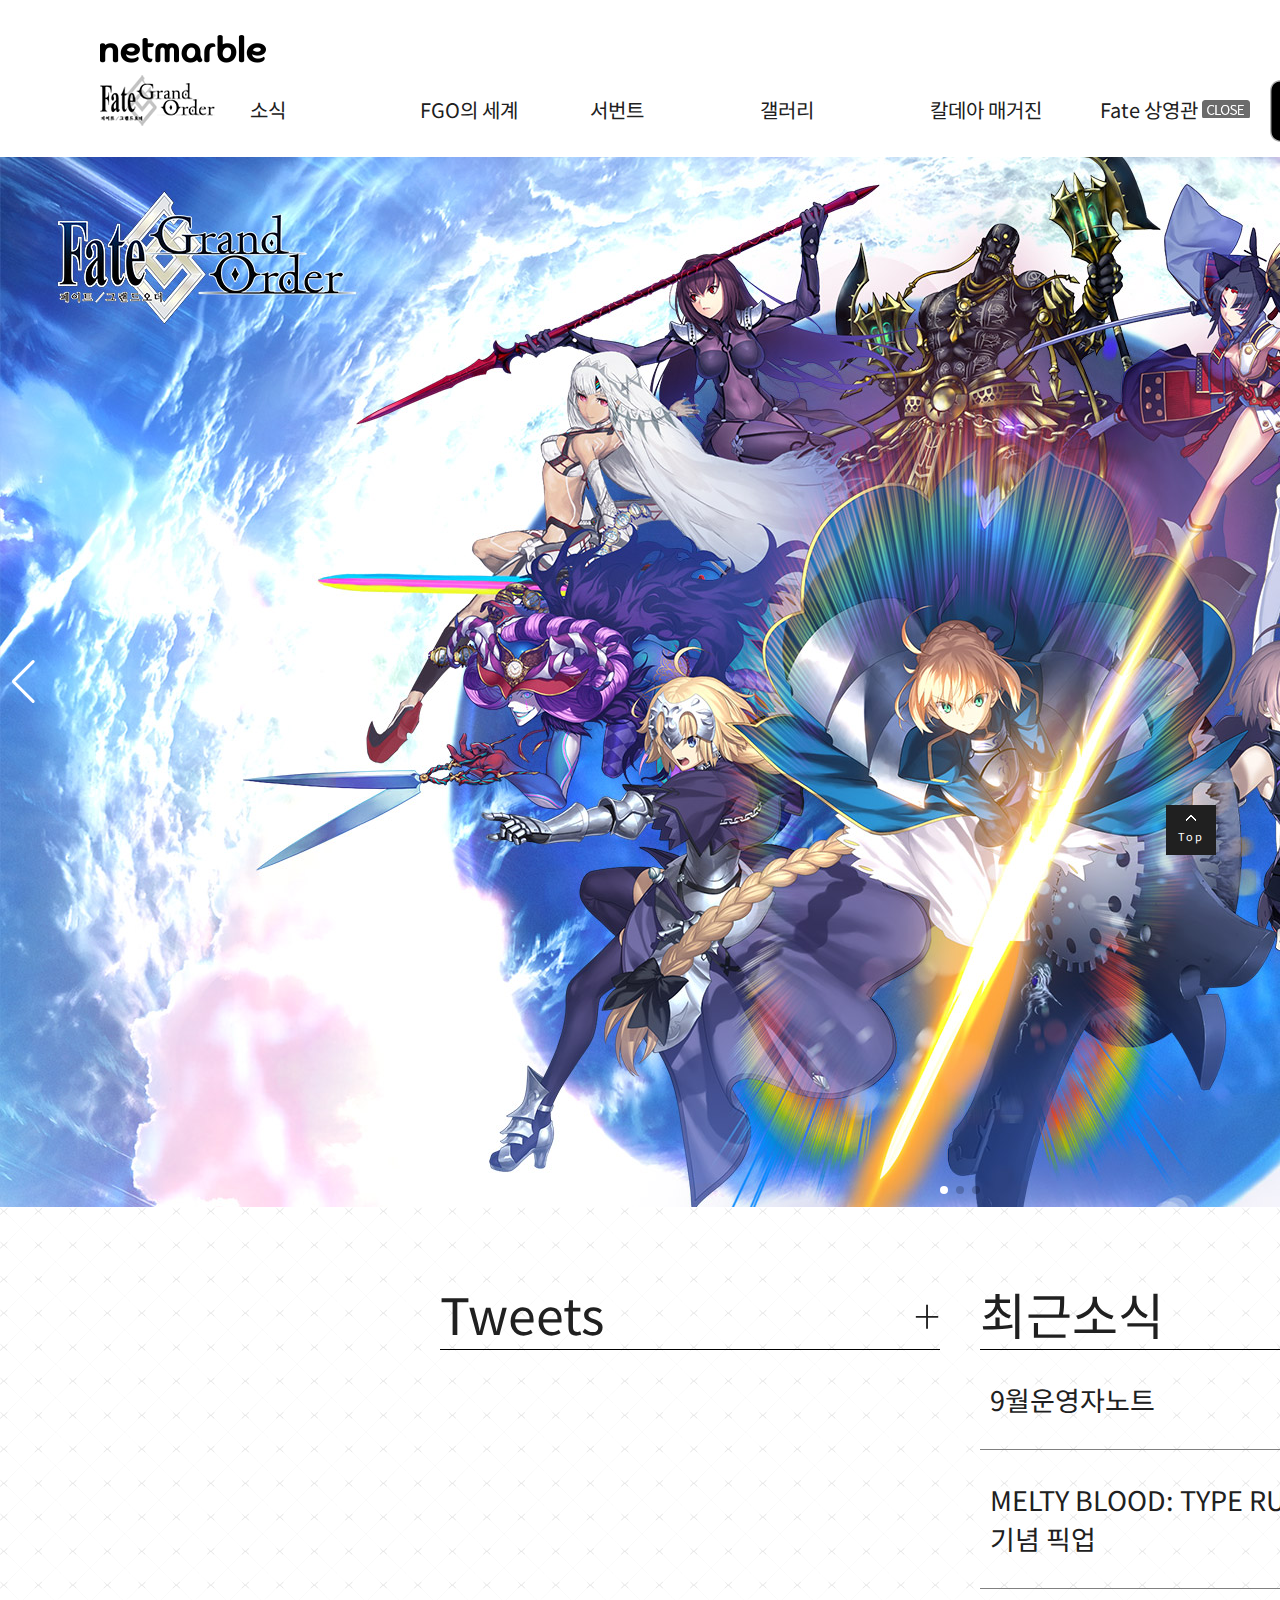
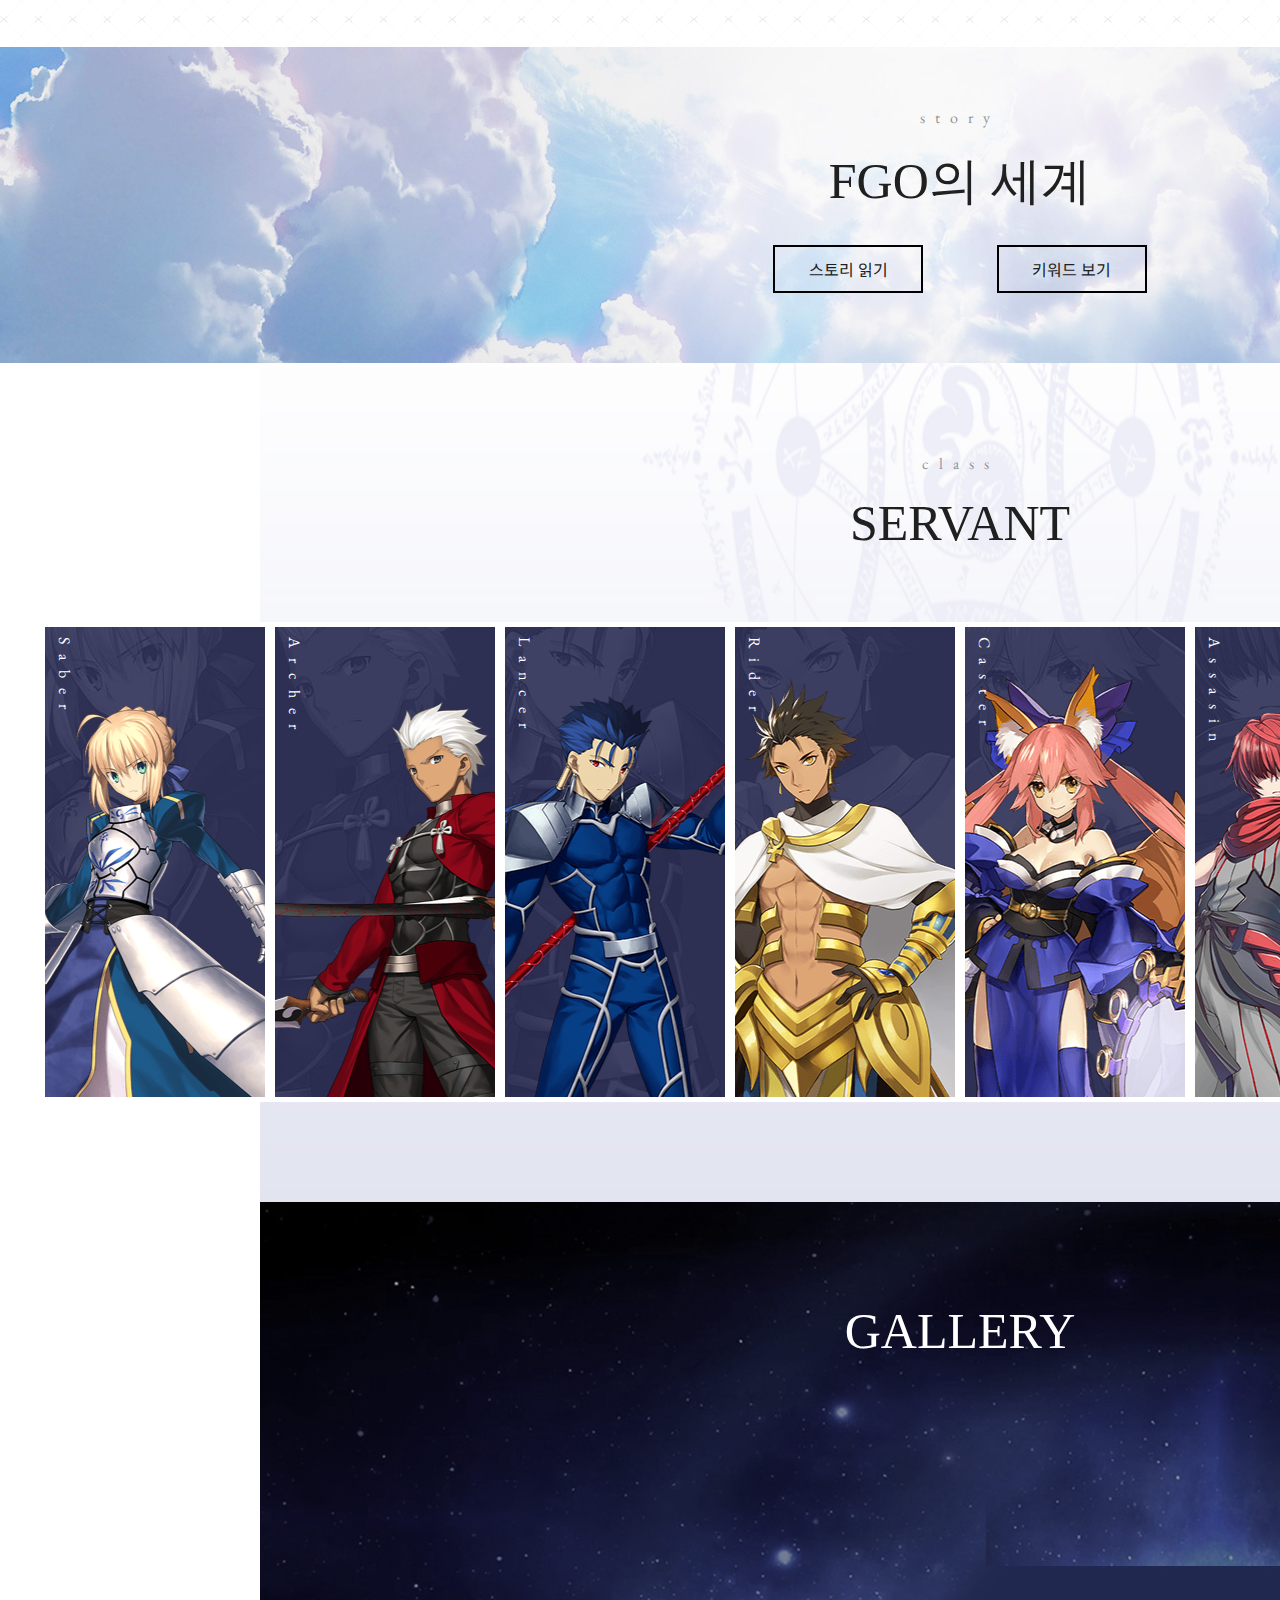
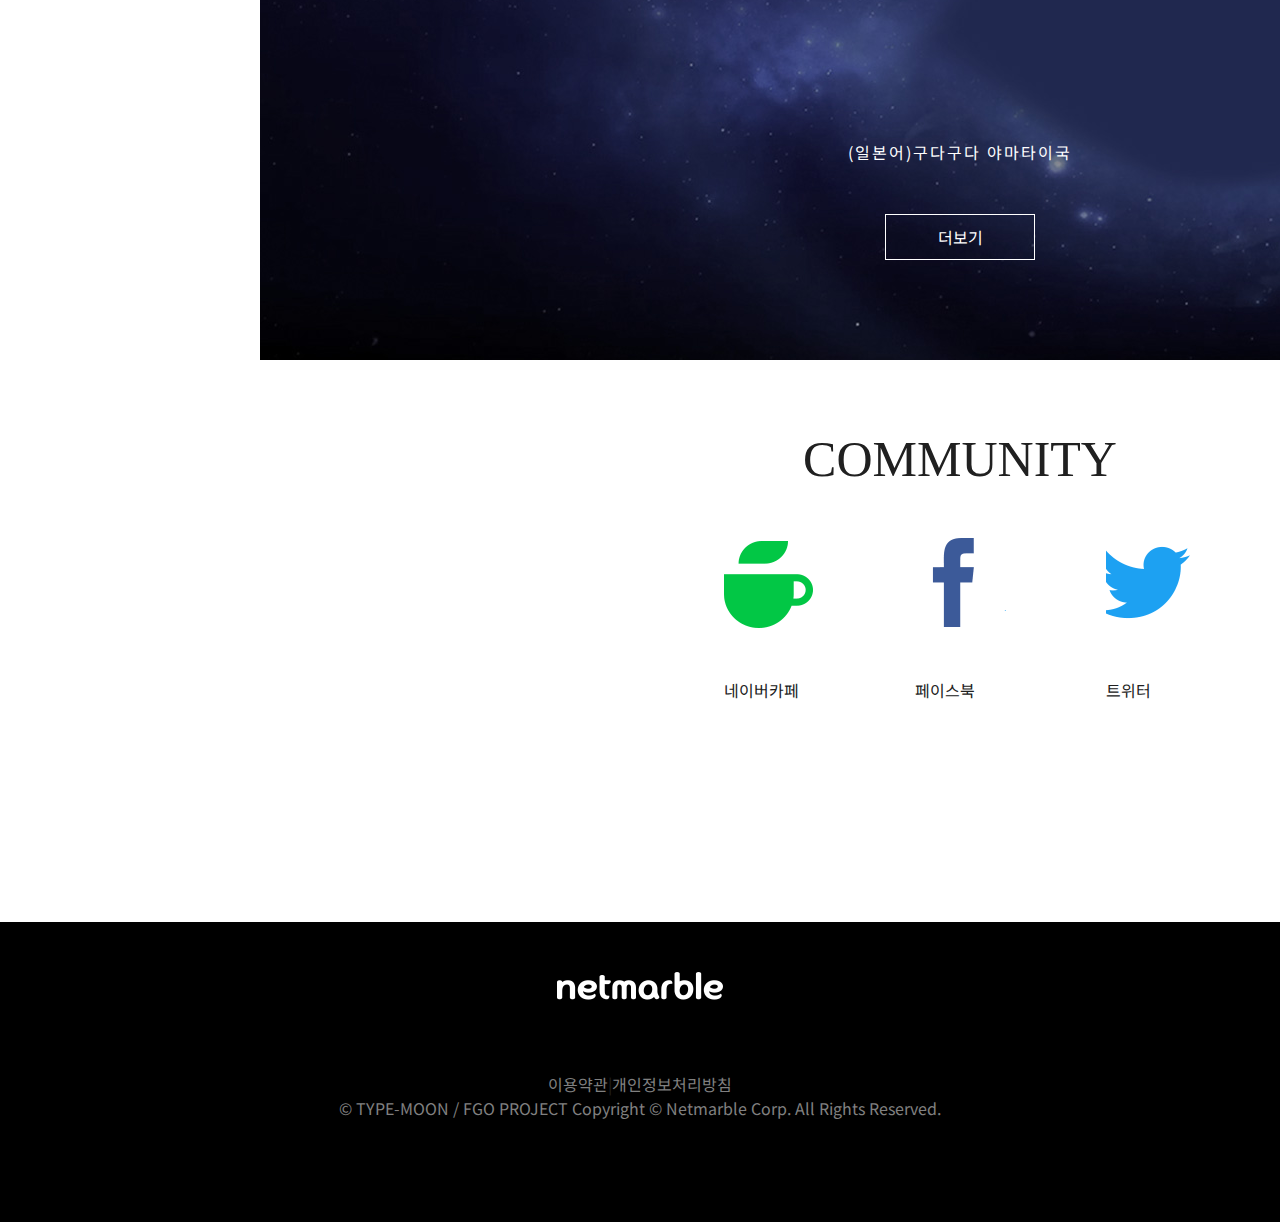
<file: index.html>
<!DOCTYPE html>
<html lang="en">
<head>
    <meta charset="UTF-8">
    <meta http-equiv="X-UA-Compatible" content="IE=edge">
    <meta name="viewport" content="width=device-width, initial-scale=1.0">
    <title>페이트그랜드오더</title>
    <link href="./main.css" rel="stylesheet">
    <link rel="icon" type="image/png" href="./img/favicomatic/32x32.png" sizes="32x32"/>
    <link rel="icon" type="image/png" href="./img/favicomatic/16x16.png" sizes="16x16"/>
    <link
    rel="stylesheet"
    href="https://cdn.jsdelivr.net/npm/swiper/swiper-bundle.min.css"/>
    <script src="https://ajax.googleapis.com/ajax/libs/jquery/3.6.1/jquery.min.js"></script>

<meta property="og:url"                content="https://h1207.github.io/nmb-fgo/" />
<meta property="og:type"               content="Fate Grand Order" />
<meta property="og:title"              content="페이트그랜드오더" />
<meta property="og:description"        content="공식사이트" />
<meta property="og:image"              content="./img/main/img_main1.7e0fee6.jpg" />

<meta property="twitter:url"                content="https://h1207.github.io/nmb-fgo/" />
<meta property="twitter:card"               content="Fate Grand Order" />
<meta property="twitter:site"               content="Fate Grand Order" />
<meta property="twitter:title"              content="페이트그랜드오더" />
<meta property="twitter:description"        content="공식사이트" />
<meta property="twitter:image"              content="./img/main/img_main1.7e0fee6.jpg" />

</head>



<body>


    <header>

        <div class="logo-n"><a href="https://www.netmarble.net/"></a></div>
        
        <nav class="h">
            <div class="hl">
                <button class="r-trigger-menu">
                    <span></span>
                    <span></span>
                    <span></span>
                </button>
    
                <a class="hl-f-logo" href="./index.html">
                    <picture>
                        <source media="(max-width:480px)" srcset="./img/main/bi_fgo_w.6960dc0.png">
                        <img src="./img/main/bi_fgo.68f7434.png" alt="logo-fgo">
                    </picture>
                    
                </a>
    
                <div class="btmnav">
                    <div class="r-main">
                        <a href="./index.html">메인</a>
                    </div>
    
                    <div>
                        <a href="./notice1.html">소식</a>
                    </div>
    
                    <div>
                        <a href="#">FGO의 세계</a>
                    </div>
    
                    <div>
                        <a href="#">서번트</a>
                    </div>
    
                    <div>
                        <a href="./gallery.html"> 갤러리 </a>
                    </div>
    
                    <div>
                        <a href="./magazine.html">
                        칼데아 매거진
                        </a>
                    </div>
    
                    <div>
                        <a href="#">
                            Fate 상영관
                        </a>
                    </div>
    
                </div>
                
            </div>
    
    
    
    
    
            <div class="hr">
    
                <div class="icon">
                    <!-- <audio autoplay controls for="bgm" src="./img/main/netmarble_theme.mp3" type="bgm/mp3"></audio> -->
                    <img id="bgm" src="./img/main/sound-off.png" alt="bgmoff">
                </div>
    
                <div class="download">
                    <a href="https://apps.apple.com/kr/app/id1241893973"><img src="./img/main/ko_appstore.svg" alt="ko_appstore"></a>
                    <a href="https://play.google.com/store/apps/details?id=com.netmarble.fgok"><img src="./img/main/ko_googleplay.svg" alt="ko_googleplay"></a>
                </div>
    
            </div>
    
        </nav>
    </header>
    








    <main id="wrapper">
        <div class="main">

            <div class="main-image">
<!--                 <div>
                    <picture>
                        <source media="(max-width:480px)" srcset="./img/main/img_main1.f99cf62.png">
                        <img src="./img/main/img_main1.7e0fee6.jpg">
                    </picture>
                    
                </div> -->

                <div class="swiper mySwiper">
                    <div class="swiper-wrapper">
                      <div class="swiper-slide">
                        <picture>
                          <source media="(max-width:480px)" srcset="./img/main/img_main1.f99cf62.png" >
                          <img src="./img/main/img_main1.7e0fee6.jpg" alt="img1" >
                        </picture>
                      </div>
              
              
                      <div class="swiper-slide">
                        <picture>
                          <source media="(max-width:480px)" srcset="./img/main/img_main2.ab21be6.png">
                          <img src="./img/main/img_main2.ca2ce27.jpg" alt="img2">
                        </picture>
                      </div>
              
              
                      <div class="swiper-slide">          
                        <picture>
                          <source media="(max-width:480px)" srcset="./img/main/img_main3.f8916d0.png">
                          <img src="./img/main/img_main3.d9f7ea4.jpg" alt="img3">
                        </picture>
                      </div>
              
              
                    </div>
              
              
                    <div class="swiper-button-next"></div>
                    <div class="swiper-button-prev"></div>
                    <div class="swiper-pagination"></div>
                </div>





                <ul class="main-logo">
                    <li>
                        <a href="https://cafe.naver.com/fategokr">
                        </a>
                    </li>
                    <li>
                        <a href="https://www.facebook.com/FateGO.KR">
                        </a>
                    </li>
                    <li>
                        <a href="https://twitter.com/FateGO_KR"></a>
                        
                    </li>
                </ul>
            </div>









            <div class="if" >
                <div>
                    <h2>Tweets</h2>                    
                    <a href="https://twitter.com/FateGO_KR">+</a>
                    <iframe id="twitter-widget-0" scrolling="no" frameborder="0"
                    allowtransparency="true" allowfullscreen="true" class=""
                    title="Twitter Timeline" 
                    src="https://syndication.twitter.com/srv/timeline-profile/screen-name/FateGO_KR?dnt=false&amp;embedId=twitter-widget-0&amp;frame=false&amp;hideBorder=false&amp;hideFooter=true&amp;hideHeader=true&amp;hideScrollBar=false&amp;lang=en&amp;limit=5&amp;maxHeight=261px&amp;origin=https%3A%2F%2Ffgo.netmarble.com%2F&amp;sessionId=96d2b664955eac6b3debf3213daaa8e3d7f5f928&amp;showHeader=false&amp;showReplies=false&amp;transparent=false&amp;widgetsVersion=1c23387b1f70c%3A1664388199485" data-gtm-yt-inspected-4="true" data-gtm-yt-inspected-12958489_22="true"></iframe>
                </div>





                <div>
                    <h2>최근소식</h2>
                    <a href="./notice1.html">+
                    </a>

                    <ul>
                        <li>
                            <a href="https://fgo.netmarble.com/notice/detail/351">
                                <span>9월운영자노트</span>
                            </a>
                        </li>
                        <li>
                            <a href="https://fgo.netmarble.com/notice/detail/350">
                                <span> MELTY BLOOD: TYPE RUMINA 발매 1주년 기념 픽업 </span>
                            </a>
                        </li>
                    </ul>

                </div>  

            </div>



            <div class="main-story">
                <p>story</p>
                <h2>FGO의 세계</h2>
                <ul>
                    <li><a href="#">스토리 읽기</a></li>
                    <li><a href="#">키워드 보기</a></li>
                </ul>
                
            </div>






            <div class="main-servant">
                <div>
                    <p>class</p>
                    <h2>SERVANT</h2>
                </div>
                <div class="ms-img">
                    <div>
                        <div><a href="https://fgo.netmarble.com/servant#saber"><img src="./img/main/img_servant1.7a3f3d1.png" alt="saber"></a></div>
                        <p>Saber</p>
                    </div>
                    <div>
                        <div><a href="https://fgo.netmarble.com/servant#archer"><img src="./img/main/img_servant2.0014343.png" alt="archer"></a></div>
                        <p>Archer</p>
                    </div>
                    <div>
                        
                        <div><a href="https://fgo.netmarble.com/servant#lancer"><img src="./img/main/img_servant3.ebaca15.png" alt="lancer"></a></div>
                        <p>Lancer</p>
                    </div>
                    <div>
                        
                        <div><a href="https://fgo.netmarble.com/servant#rider"><img src="./img/main/img_servant4.2549d60.png" alt="rider"></a></div>
                        <p>Rider</p>
                    </div>
                    <div>
                        
                        <div><a href="https://fgo.netmarble.com/servant#caster"><img src="./img/main/img_servant5.b94b88e.png" alt="caster"></a></div>
                        <p>Caster</p>
                    </div>
                    <div>
                        
                        <div><a href="https://fgo.netmarble.com/servant#assassin"><img src="./img/main/img_servant6.18e00b0.png" alt="assasin"></a></div>
                        <p>Assasin</p>
                    </div>
                    <div>
                        
                        <div><a href="https://fgo.netmarble.com/servant#berserker"><img src="./img/main/img_servant7.929b644.png" alt="berserker"></a></div>
                        <p>Berserker</p>
                    </div>
                    <div>
                        <div><a href="https://fgo.netmarble.com/servant#extra"><img src="./img/main/img_servant8.90eeca1.png" alt="extra"></a></div>
                        <p>Extra</p>
                    </div>
                </div>
            </div>


            <div class="main-gallery">
                <h2>GALLERY</h2>
                <iframe width="560" height="315" src="https://www.youtube.com/embed/sT81wGKauuE" 
                title="YouTube video player" frameborder="0" allow="accelerometer; autoplay; clipboard-write; encrypted-media; gyroscope; picture-in-picture" allowfullscreen></iframe>
                <p>(일본어)구다구다 야마타이국</p>
                <a href="./gallery.html">더보기</a>
            </div>


            <div class="main-community">
                <h2>COMMUNITY</h2>
                <div class="community-icon">
                    <a href="https://cafe.naver.com/fategokr">
                        <span>네이버카페</span>
                    </a>
                    <a href="https://www.facebook.com/FateGO.KR">
                        <span>페이스북</span>
                    </a>
                    <a href="https://twitter.com/FateGO_KR">
                        <span>트위터</span>
                    </a>
                </div>
            </div>



            <div class="scrollbanner">
                <p>Top</p>
            </div>




        </div>

        
    </main>





    <footer>
        <div class="footer">        
            <div><a href="https://www.netmarble.net/"><img src="./img/main/netmarble2.png" alt="logo-netmarble"></a></div>
            <div>
                <a href="https://help.netmarble.com/terms/terms_of_service_ko?locale=ko&lcLocale=ko">이용약관</a>|<a href="https://help.netmarble.com/terms/privacy_policy_ko?locale=ko&lcLocale=ko">개인정보처리방침</a>
                <br>
                <a>© TYPE-MOON / FGO PROJECT Copyright © Netmarble Corp. All Rights Reserved.</a>
            </div>
        </div>
    
    </footer>









<!--!!!!!!!!!!!!!!!!!!!!!!! 헤더버거메뉴 !!!!!!!!!!!!!!!!!!!!!!!!!!!!!!!! -->
<!--!!!!!!!!!!!!!!!!!!!!!!! 헤더버거메뉴 !!!!!!!!!!!!!!!!!!!!!!!!!!!!!!!! -->
<!--!!!!!!!!!!!!!!!!!!!!!!! 헤더버거메뉴 !!!!!!!!!!!!!!!!!!!!!!!!!!!!!!!! -->


    <script>
        const rspUl = document.querySelector('.btmnav');
        const rspTriggermenu = document.querySelector('.r-trigger-menu');
        rspTriggermenu.onclick=function(){
            rspUl.classList.toggle('active');
            rspTriggermenu.classList.toggle('active');
        }
    </script>


<!--!!!!!!!!!!!!!!!!!!!!!!!!!!!!!!!!! 메인이미지 !!!!!!!!!!!!!!!!!!!!!!!!!!!!!!!! -->
<!--!!!!!!!!!!!!!!!!!!!!!!!!!!!!!!!!! 메인이미지 !!!!!!!!!!!!!!!!!!!!!!!!!!!!!!!!! -->
<!--!!!!!!!!!!!!!!!!!!!!!!!!!!!!!!!!! 메인이미지 !!!!!!!!!!!!!!!!!!!!!!!!!!!!!!!!! -->




    <script src="https://cdn.jsdelivr.net/npm/swiper/swiper-bundle.min.js"></script>


    <script>
    var swiper = new Swiper(".mySwiper", {
        slidesPerView: 1,
        spaceBetween: 30,
        loop: true,
        pagination: {
        el: ".swiper-pagination",
        clickable: true
        },
        navigation: {
        nextEl: ".swiper-button-next",
        prevEl: ".swiper-button-prev"
        }
    });
    </script>


<!-- !!!!!!!!!!!!!!!!!!!!!!!!!!!!!!!! 푸터!!!!!!!!!!!!!!!!!!!!!!!!!!!!!!!!! -->
<!-- !!!!!!!!!!!!!!!!!!!!!!!!!!!!!!!!!푸터!!!!!!!!!!!!!!!!!!!!!!!!!!!!!!!!! -->
<!-- !!!!!!!!!!!!!!!!!!!!!!!!!!!!!!!! 푸터!!!!!!!!!!!!!!!!!!!!!!!!!!!!!!!!! -->

<script>
    const body =  document.querySelector('.main');
    const scr =  document.querySelector('.scrollbanner'); 
    let offset = '';

    body.addEventListener('wheel',()=>{
        let delta = event.wheelDelta;
            if(delta<0){/* 내림 */
                console.log(delta);
                scr.style.display="block";
            }else{
                console.log(delta); 
                scr.style.display="none";
            } 
        })

    scr.addEventListener('click',function(){
        window.scrollTo({
                left:0,
                top:0,
                behavior:'smooth'
            })})
        
        


</script>

<!-- <script>
$('body').prepend('<header></header>');
    $('body').append('<footer></footer>');
    /* 헤더를 날려버렸으니 앞에 헤더 태그 삽입  */
    $('header').load('./common.html header .logo-n')
    $('header').load('./common.html header > nav')
    $('footer').load('./common.html footer') 
</script> -->






</body>
</html>
</file>
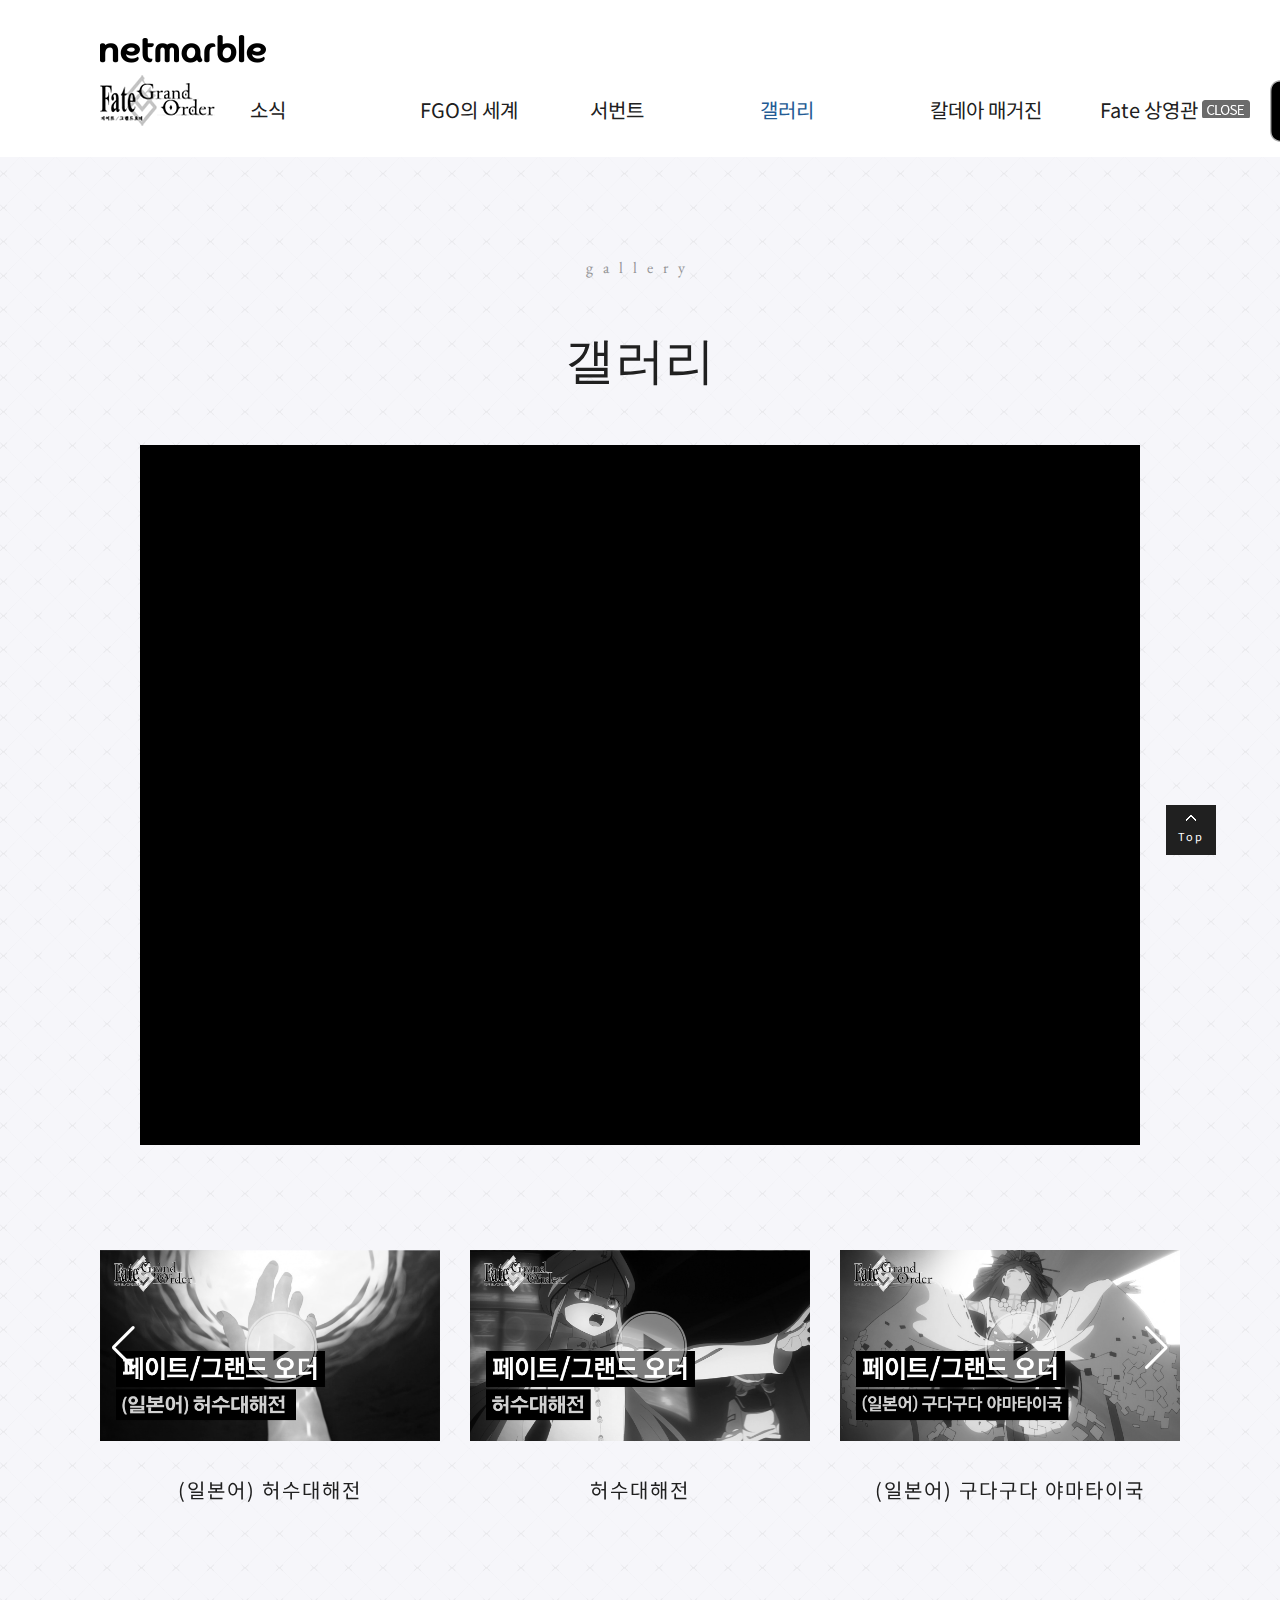
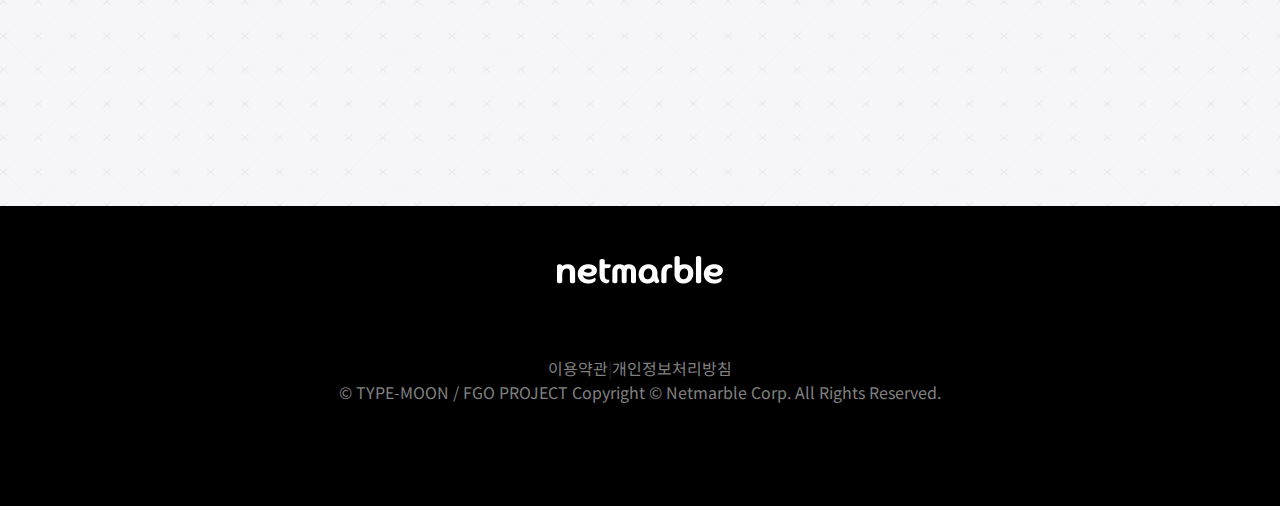
<file: gallery.html>
<!DOCTYPE html>
<html lang="en">
<head>
    <meta charset="UTF-8">
    <meta http-equiv="X-UA-Compatible" content="IE=edge">
    <meta name="viewport" content="width=device-width, initial-scale=1.0">
    <title>갤러리</title>
    <link href="./gallery.css" rel="stylesheet">
    <link rel="icon" type="image/png" href="./img/favicomatic/32x32.png" sizes="32x32"/>
    <link rel="icon" type="image/png" href="./img/favicomatic/16x16.png" sizes="16x16"/>
    <link
    rel="stylesheet"
    href="https://cdn.jsdelivr.net/npm/swiper/swiper-bundle.min.css"/>
    <script src="https://ajax.googleapis.com/ajax/libs/jquery/3.6.1/jquery.min.js"></script>
    
</head>



<body>
    

    <header>

        <div class="logo-n"><a href="https://www.netmarble.net/"></a></div>
        
        <nav class="h">
            <div class="hl">
                <button class="r-trigger-menu">
                    <span></span>
                    <span></span>
                    <span></span>
                </button>
    
                <a class="hl-f-logo" href="./index.html">
                    <picture>
                        <source media="(max-width:480px)" srcset="./img/main/bi_fgo_w.6960dc0.png">
                        <img src="./img/main/bi_fgo.68f7434.png" alt="logo-fgo">
                    </picture>
                    
                </a>
    
                <div class="btmnav">
                    <div class="r-main">
                        <a href="./index.html">메인</a>
                    </div>
    
                    <div>
                        <a href="./notice1.html">소식</a>
                    </div>
    
                    <div>
                        <a href="#">FGO의 세계</a>
                    </div>
    
                    <div>
                        <a href="#">서번트</a>
                    </div>
    
                    <div>
                        <a href="./gallery.html"> 갤러리 </a>
                    </div>
    
                    <div>
                        <a href="./magazine.html">
                        칼데아 매거진
                        </a>
                    </div>
    
                    <div>
                        <a href="#">
                            Fate 상영관
                        </a>
                    </div>
    
                </div>
                
            </div>
    
    
    
    
    
            <div class="hr">
    
                <div class="icon">
                    <!-- <audio autoplay controls for="bgm" src="./img/main/netmarble_theme.mp3" type="bgm/mp3"></audio> -->
                    <img id="bgm" src="./img/main/sound-off.png" alt="bgmoff">
                </div>
    
                <div class="download">
                    <a href="https://apps.apple.com/kr/app/id1241893973"><img src="./img/main/ko_appstore.svg" alt="ko_appstore"></a>
                    <a href="https://play.google.com/store/apps/details?id=com.netmarble.fgok"><img src="./img/main/ko_googleplay.svg" alt="ko_googleplay"></a>
                </div>
    
            </div>
    
        </nav>
    </header>
    






    <main class="whole, main" >

        <div class="gallery">
            <div>
                <p>gallery</p>
                <h2>갤러리</h2>
            </div>




            <div class="video">

                <div id="area">
                    <iframe 
                    style="background:black"
                    width="1000"
                    height="700"
                    scrolling="auto"
                    frameborder="0"
                    name="1"></iframe>
                    <p></p>
                </div>




                <div class="swiper mySwiper">
                    <div class="swiper-wrapper">


                    <div class="swiper-slide">
                        <a href="./img/gallery/imscjp.mp4" target="1">
                            <p><img src="./img/gallery/rtp81666603141273.png" alt="img1"></p>
                            <p>(일본어) 허수대해전</p>
                        </a>
                        </div>
                        
                    <div class="swiper-slide">
                        <a href="./img/gallery/imsc.mp4" target="1">
                            <p><img src="./img/gallery/burs1666602608964.png" alt="img1"></p>
                            <p>허수대해전</p>
                        </a>
                    </div>
                    
                    <div class="swiper-slide">
                        <a href="./img/gallery/gdgdjp.mp4" target="1">
                            <p><img src="./img/gallery/nw2n1664169395811.png" alt="img1"></p>
                            <p>(일본어) 구다구다 야마타이국</p>
                        </a>
                    </div>
                    
                    <div class="swiper-slide">
                        <a href="./img/gallery/gdgdkr.mp4" target="1">
                            <p><img src="./img/gallery/0mwz1664169366478.png" alt="img1"></p>
                            <p>구다구다 야마타이국</p>
                        </a>
                    </div>
                    
                    <div class="swiper-slide">
                        <a href="./img/gallery/ssc.mp4" target="1">
                            <p><img src="./img/gallery/p5xk1656469849771.png" alt="img1"></p>
                            <p>(일본어) 서번트 서머캠프!</p>
                        </a>
                    </div>
                
                    <div class="swiper-slide">
                        <a href="./img/gallery/sssc.mp4" target="1">
                            <p><img src="./img/gallery/6pnf1656469732784.png" alt="img1"></p>
                            <p> 서번트 서머캠프!</p>
                        </a>
                    </div>

                </div>
                
                
                    <div class="swiper-button-next"></div>
                    <div class="swiper-button-prev"></div>
                    <div class="swiper-pagination"></div>
                </div>





            </div>
        </div>




        <div class="scrollbanner">
            <p>Top</p>
        </div>



    </main>
    




    <footer>
        <div class="footer">        
            <div><a href="https://www.netmarble.net/"><img src="./img/main/netmarble2.png" alt="logo-netmarble"></a></div>
            <div>
                <a href="https://help.netmarble.com/terms/terms_of_service_ko?locale=ko&lcLocale=ko">이용약관</a>|<a href="https://help.netmarble.com/terms/privacy_policy_ko?locale=ko&lcLocale=ko">개인정보처리방침</a>
                <br>
                <a>© TYPE-MOON / FGO PROJECT Copyright © Netmarble Corp. All Rights Reserved.</a>
            </div>
        </div>
    
    </footer>








    <script src="https://cdn.jsdelivr.net/npm/swiper/swiper-bundle.min.js"></script>
    <script>
        var swiper = new Swiper(".mySwiper", {
        slidesPerView: 3,
        spaceBetween: 30,
        slidesPerGroup: 3,
        loop: true,
        loopFillGroupWithBlank: true,
        pagination: {
            el: ".swiper-pagination",
            clickable: true,
            
        },
        navigation: {
            nextEl: ".swiper-button-next",
            prevEl: ".swiper-button-prev",
        },
        });
    </script>


    <script>
    let num;
    let gtxt;
    $('.swiper-wrapper> div').on('click',function(){
        let idx = $(this).index();
                if(num != idx){
                $('.swiper-wrapper> div').removeClass('active');
                }
                $(this).addClass('active');

            let gtxt = $(this).find( "p:nth-child(2)" ).text();
            $('#area > p').html(gtxt);

            num=idx;      
    });
    
    </script>







<!--!!!!!!!!!!!!!!!!!!!!!!! 헤더버거메뉴 !!!!!!!!!!!!!!!!!!!!!!!!!!!!!!!! -->
<!--!!!!!!!!!!!!!!!!!!!!!!! 헤더버거메뉴 !!!!!!!!!!!!!!!!!!!!!!!!!!!!!!!! -->
<!--!!!!!!!!!!!!!!!!!!!!!!! 헤더버거메뉴 !!!!!!!!!!!!!!!!!!!!!!!!!!!!!!!! -->


<script>
    const rspUl = document.querySelector('.btmnav');
    const rspTriggermenu = document.querySelector('.r-trigger-menu');
    rspTriggermenu.onclick=function(){
        rspUl.classList.toggle('active');
        rspTriggermenu.classList.toggle('active');
    }
</script>


<!--======================================================
======================================================
    헤더  액티브 스크립트 각자 다름 
=====================================================
    ========================================-->
    
    <script>
        let navdiv = document.querySelectorAll('.btmnav > div');
        let url = window.location.href;
        let tf = url.includes('gallery');
        console.log(tf);
        if(tf='true'){
            navdiv[4].classList.add('active');
        }
        </script>



<!-- !!!!!!!!!!!!!!!!!!!!!!!!!!!!!!!! 푸터!!!!!!!!!!!!!!!!!!!!!!!!!!!!!!!!! -->
<!-- !!!!!!!!!!!!!!!!!!!!!!!!!!!!!!!!!푸터!!!!!!!!!!!!!!!!!!!!!!!!!!!!!!!!! -->
<!-- !!!!!!!!!!!!!!!!!!!!!!!!!!!!!!!! 푸터!!!!!!!!!!!!!!!!!!!!!!!!!!!!!!!!! -->

<script>
    const body =  document.querySelector('.main');
    const scr =  document.querySelector('.scrollbanner'); 
    let offset = '';

    body.addEventListener('wheel',()=>{
        let delta = event.wheelDelta;
            if(delta<0){/* 내림 */
                console.log(delta);
                scr.style.display="block";
            }else{
                console.log(delta); 
                scr.style.display="none";
            } 
        })

    scr.addEventListener('click',function(){
        window.scrollTo({
                left:0,
                top:0,
                behavior:'smooth'
            })})
        
        


</script>






</body>
</html>
</file>
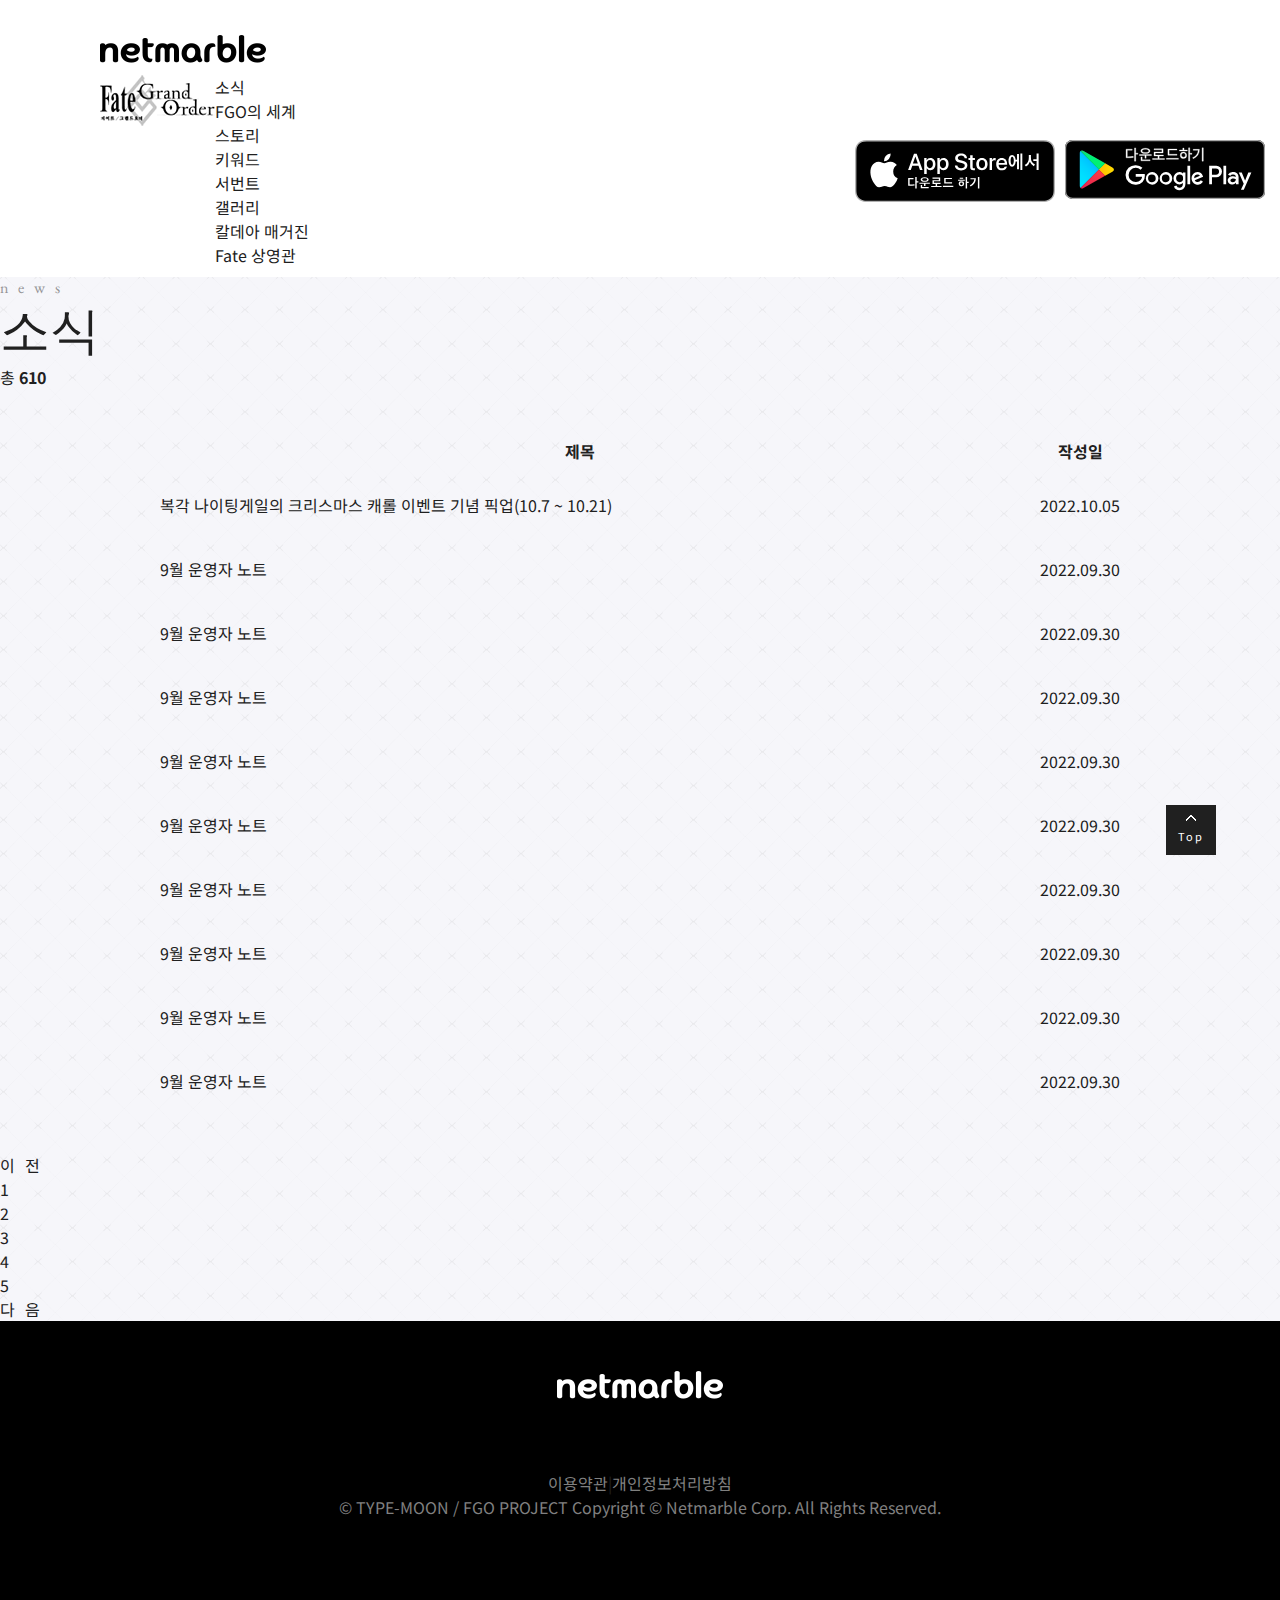
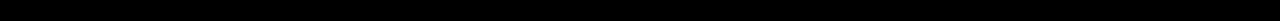
<file: notice.html>
<!DOCTYPE html>
<html lang="en">
<head>
    <meta charset="UTF-8">
    <meta http-equiv="X-UA-Compatible" content="IE=edge">
    <meta name="viewport" content="width=device-width, initial-scale=1.0">
    <title>소식</title>
    <link href="./notice.css" rel="stylesheet">
    <link rel="icon" type="image/png" href="./img/favicomatic (1)/favicon-32x32.png" sizes="32x32" />
    <link rel="icon" type="image/png" href="./img/favicomatic (1)/favicon-32x32.png" sizes="16x16" />
</head>


<body>




    <header>

        <div class="logo-n"><a href="#"></a></div>
        
        <nav class="h">
            <div class="hl">

                <a href="./index.html">
                    <img src="./img/main/bi_fgo.68f7434.png" alt="logo-fgo">
                </a>

                <ul>
                    <div>
                        <a href="./notice.html">소식</a>
                    </div>

                    <div>
                        <a href="#">FGO의 세계</a>
                        <ul>
                            <li><a href="#">스토리</a></li>
                            <li><a href="#">키워드</a></li>
                        </ul>

                    </div>

                    <div>
                        <a href="#">서번트</a>
                    </div>

                    <div>
                        <a href="./gallery.html"> 갤러리 </a>
                    </div>

                    <div>
                        <a href="./magazine.html">
                        칼데아 매거진
                        </a>
                    </div>

                    <div>
                        <a href="#">
                            Fate 상영관
                            
                            
                        </a>
                    </div>

                </ul>
                
            </div>




            <div class="hr">

                <div class="icon">
                    <!-- <audio autoplay controls for="bgm" src="./img/main/netmarble_theme.mp3" type="bgm/mp3"></audio> -->
                    <img id="bgm" src="./img/main/sound-off.png" alt="sound-off">
                </div>

                <div class="download">
                    <a href="https://apps.apple.com/kr/app/id1241893973"><img src="./img/main/ko_appstore.svg" alt="ko_appstore"></a>
                    <a href="https://play.google.com/store/apps/details?id=com.netmarble.fgok"><img src="./img/main/ko_googleplay.svg" alt="ko_googleplay"></a>
                </div>

            </div>

        </nav>
    </header>






<main>
    <div class="notice">
        <div>
            <p>news</p>
            <h2>소식</h2>
        </div>

        <div>
            <span>총</span>
            <b>610</b>
        </div>

        <table class="table">
            <thead class="thead">
                <colgroup>
                    <col width="*">
                    <col width="10">
                </colgroup>
                <tr>
                    <th>제목</th>
                    <th>작성일</th>
                </tr>
            </thead>

            <tbody class="tbody">
                <tr>
                    <td><a href="https://fgo.netmarble.com/notice/detail/353"> 복각 나이팅게일의 크리스마스 캐롤 이벤트 기념 픽업(10.7 ~ 10.21) </a></td>
                    <td>2022.10.05</td>
                </tr>
                <tr>
                    <td><a href="https://fgo.netmarble.com/notice/detail/351"> 9월 운영자 노트</a></td>
                    <td>2022.09.30</td>
                </tr>
                <tr>
                    <td><a href="https://fgo.netmarble.com/notice/detail/351"> 9월 운영자 노트</a></td>
                    <td>2022.09.30</td>
                </tr>
                <tr>
                    <td><a href="https://fgo.netmarble.com/notice/detail/351"> 9월 운영자 노트</a></td>
                    <td>2022.09.30</td>
                </tr>
                <tr>
                    <td><a href="https://fgo.netmarble.com/notice/detail/351"> 9월 운영자 노트</a></td>
                    <td>2022.09.30</td>
                </tr>
                <tr>
                    <td><a href="https://fgo.netmarble.com/notice/detail/351"> 9월 운영자 노트</a></td>
                    <td>2022.09.30</td>
                </tr>
                <tr>
                    <td><a href="https://fgo.netmarble.com/notice/detail/351"> 9월 운영자 노트</a></td>
                    <td>2022.09.30</td>
                </tr>
                <tr>
                    <td><a href="https://fgo.netmarble.com/notice/detail/351"> 9월 운영자 노트</a></td>
                    <td>2022.09.30</td>
                </tr>
                <tr>
                    <td><a href="https://fgo.netmarble.com/notice/detail/351"> 9월 운영자 노트</a></td>
                    <td>2022.09.30</td>
                </tr>
                <tr>
                    <td><a href="https://fgo.netmarble.com/notice/detail/351"> 9월 운영자 노트</a></td>
                    <td>2022.09.30</td>
                </tr>


            </tbody>
            

        </table>


        <div class="page">

            <div class="back">
                <p><a href="#">이전</a></p>
            </div>

            <div class="nmb">
                <p><a href="#">1</a></p>
                <p><a href="#">2</a></p>
                <p><a href="#">3</a></p>
                <p><a href="#">4</a></p>
                <p><a href="#">5</a></p>
            </div>
        
            <div class="next">
                <p><a href="#">다음</a></p>
            </div>

        </div>


    </div>

    <div class="scrollbanner">
        <p>Top</p>
    </div>
    
</main>


    <footer>
        <div class="footer">        
            <div><a href="https://www.netmarble.net/"> <img src="./img/main/netmarble2.png"alt logo-netmarble> </a></div>
            <div>
                <a href="https://help.netmarble.com/terms/terms_of_service_ko?locale=ko&lcLocale=ko">이용약관</a>|<a href="https://help.netmarble.com/terms/privacy_policy_ko?locale=ko&lcLocale=ko">개인정보처리방침</a>
                <br>
                <a>© TYPE-MOON / FGO PROJECT Copyright © Netmarble Corp. All Rights Reserved.</a>
            </div>
        </div>
    </footer>




</body>
</html>
</file>
<file: main.css>
@import url(./common.css);










.main { 
    
    width: 1920px;
    margin: 0 auto;
    margin-bottom: 100px;
}

.main-image{
    width: 100%;
    position: relative;
}





#twitter-widget-0{
    position: static; 
    visibility: visible; 
    width: 500px; 
    height: 261px; 
    display: block; 
    flex-grow: 1; 
}







.main> .if{
    

    display: flex;
    align-items:flex-start ;
    justify-content:center;
    background-image:url(./img/main/bg_type2.b740b72.gif);
    padding: 50px ;

    
    
}


.main> .if > div{
    margin: 20px;
    width: 500px ;
    height: 300px;

}



.main > .if > div:nth-of-type(1)
{position: relative;}


.main> .if > div > h2{
    border-bottom: 1px solid black;
    font-family: 'Noto Sans', sans-serif;
    font-family: 'Noto Sans KR', sans-serif;
    
}

.main> .if > div > a{
font-size: 50px; 
position: absolute;
top: 0;
right: 0;
font-weight: 100;
}

.main > .if > div:nth-of-type(2)
{position: relative;}











.main> .if > div:nth-of-type(1){}


.main> .if > div:nth-of-type(2){}
.main> .if > div:nth-of-type(2) > ul{}
.main> .if > div:nth-of-type(2) > ul > li {
    padding: 30px 0px 30px 10px;
    border-bottom: 1px grey solid;
}

.main> .if > div:nth-of-type(2) > ul > li > a{}
.main> .if > div:nth-of-type(2) > ul > li > a > span{
    font-size: 27px;
}






.main-story { 
    width: 1920px;
    margin: 0 auto;
    background-image: url(./img/main/img_story1.6d52e29.jpg);
    background-repeat: repeat;
    text-align: center;
    padding: 40px;
    padding-bottom: 60px;
    
}
.main-story > p  {
    font-family: 'EB Garamond', serif;
    color: #949496;
    font-size: 16px;
    letter-spacing: 10px;
    
    margin: 20px 0 ;

}

.main-story > h2{
    margin-bottom: 20px;

}



.main-story > ul{
    width: 500px;
    margin: 0 auto;
    display: flex;
    justify-content: space-evenly;

}
    

.main-story > ul > li{
    border: 2px solid black;
    display: block;
    width: 150px;
    padding: 10px;
    margin: 10px;
}
.main-story > ul > li:nth-of-type(1){}
.main-story > ul > li:nth-of-type(2){}











.main-servant{
    
    padding: 40px 0;
    padding-bottom: 100px;
    background-image: url(./img/main/bg_servant.32b16db.jpg);
    background-size:1400px 1000px;
    background-repeat: no-repeat;
    background-position: center;

}
.main-servant > div{

}




.main-servant > div:nth-of-type(1){
    text-align: center;
    padding: 50px 0 ;

}

.main-servant > div:nth-of-type(1) > p{
    font-family: 'EB Garamond', serif;
    color: #949496;
    font-size: 16px;
    letter-spacing: 10px;
    
}
.main-servant > div> h2{
    margin: 20px 0 20px;
    

}




.ms-img{ 
    display: flex;
    width: 1920px;
    padding: 0 40px;
    height: 480px;




}
.ms-img > div{
    width:15%;
    padding: 1px;
    border: 5px solid white;
    transition: 0.5s;
    overflow: hidden;
    flex-grow: 1;
    position: relative;

}
.ms-img > div:hover{
    
    width: 25%;}

.ms-img > div > div{ 
    transition: 0.5s;
    transform: translateX(-60%); 
    text-align: center;
}


.ms-img > div > div:hover{
    transform: translateX(-30%); 

}


.ms-img > div > p{
    color: white;
    position: absolute;
    top: 10px;
    left: 30px;
    
    transform-origin: top left;
    transform: rotate(90deg);





}


.ms-img > div:nth-of-type(1){
background-image:url(./img/main/bg_servant1.6db48f3.jpg) ;
}

.ms-img > div:nth-of-type(2){
background-image:url(./img/main/bg_servant2.6536ef3.jpg) ;
}

.ms-img > div:nth-of-type(3){
background-image:url(./img/main/bg_servant3.4bcce1a.jpg) ;
}

.ms-img > div:nth-of-type(4){
background-image:url(./img/main/bg_servant4.935a554.jpg) ;
}

.ms-img > div:nth-of-type(5){
background-image:url(./img/main/bg_servant5.82d1a23.jpg) ;
}

.ms-img > div:nth-of-type(6){
background-image:url(./img/main/bg_servant6.778936f.jpg) ;
}

.ms-img > div:nth-of-type(7){
background-image:url(./img/main/bg_servant7.18cd704.jpg) ;
}

.ms-img > div:nth-of-type(8){
background-image:url(./img/main/bg_servant8.dcef502.jpg) ;
}









.main-gallery{

    width: 1400px;
    padding: 100px;
    background-image: url(./img/main/bg_gallery.1581472.jpg);
    margin: 0 auto;
    text-align: center;
    
}


.main-gallery > h2{
    color: white;
}

.main-gallery > iframe{
    margin: 30px;
}

.main-gallery > p{
    font-family:'Noto Sans', sans-serif;
    font-family: 'Noto Sans KR', sans-serif;
    color: white;
    margin-bottom:50px ;
    letter-spacing: 2px;
}

.main-gallery > a{
    border: 1px solid white;
    color: white;
    width: 150px;
    padding: 10px;
    display: inline-block;
}











.main-community{

    padding:70px ;


}
.main-community > h2 {
    text-align: center;
    justify-content: center;
}
.community-icon{
    display: flex;
    justify-content: center;
}

.community-icon > a::before{
    content: '';
    width: 91px;
    height: 90px;
    display: block;
    background-image: url(./img/main/ico_sns.1b9fbde.png);
    background-repeat: no-repeat;
    margin-bottom: 50px;
    
}




.community-icon > a:nth-child(2)::before{
    background-position: -100px;
    
    
}
.community-icon > a:nth-child(3):before{
    background-position: -196px;
}


.community-icon > a{margin: 50px;}



















/* 
======================================================================
======================================================================
==================swiper 이용한 메인 슬라이드 작업======================
====================================================================== 
======================================================================
*/
/* css.js only for swiper */

    html:root {
        --swiper-theme-color:white;}

    .swiper {
        width: 100%;
        height: 100%;
      }

      .swiper-slide {
        text-align: center;
        font-size: 18px;
        background: rgba(0, 0, 0, 0.2);

        /* Center slide text vertically */
        display: -webkit-box;
        display: -ms-flexbox;
        display: -webkit-flex;
        display: flex;
        -webkit-box-pack: center;
        -ms-flex-pack: center;
        -webkit-justify-content: center;
        justify-content: center;
        -webkit-box-align: center;
        -ms-flex-align: center;
        -webkit-align-items: center;
        align-items: center;
      }

      .swiper-slide img {
        display: block;
        width: 100%;
        height: 100%;
        object-fit: cover;
      }

      .swiper {
        margin-left: auto;
        margin-right: auto;
      }

      .swiper-pagination-bullet {
  background: var(--swiper-pagination-bullet-inactive-color rgba(0, 0, 0, 0.2));
  opacity: var(--swiper-pagination-bullet-inactive-opacity, 1);
  border-radius: 100%;
}
.swiper-pagination-bullet-active {
  opacity: var(--swiper-pagination-bullet-opacity, 1);
  background: var(--swiper-pagination-color,var(--swiper-theme-color));}


.swiper-button-next, .swiper-button-prev{display: none;}





.main-image{
    position: relative;
}





.main-logo{
    display: flex;
    justify-content: center;
    position: absolute;
    bottom: 5%;
    right:2%;
    z-index: 9999;


}
.main-logo > li{
background-color:rgba(255, 255, 255, 0.6)
;
margin: 10px;
border-radius: 35px;
height: 60px;
width: 60px;
padding: 13px;
}




.main-logo >  li > a{

    
}
.main-logo >  li > a::before{
    content: '';
    background-image: url(./img/main/download4.png);   
    
    width: 30px;
    height: 30px;
    display: block;
    background-position: center;
    background-repeat: no-repeat;

}

.main-logo > li:nth-of-type(1) > a:before{
    background-position: 3px;
}
.main-logo > li:nth-of-type(2) > a:before{
    background-position: -40px;
}
.main-logo > li:nth-of-type(3) > a:before{
    background-position: -76px;
}





































@media(max-width:480px){



    

.main { 
    width: 100vw;
    height: 100vh;
    margin: 0 auto;
    margin-bottom: 0;
    padding-top: 40px;
    
}









.main-image{
    width: 100vw;
    
    

    /* position: relative; */

}
.main-image > picture {
    max-width: 100vw;
    height: 100vh;
}
.main-image > div > picture > img {
    max-width:100%;
}













.main> .if{
    
    width: 100vw;
    margin: 0 auto;
    text-align: center;
    display: flex;
    flex-wrap: wrap;
    /* align-items:flex-start ; */
    /* justify-content:center; */
    background-image:none;
    background-color: white;
    margin: 10px 0px px 0px;
    
}


.main> .if > div{
    margin: 0px;
    width: 90vw ;
    height: auto;
}



.main > .if > div:nth-of-type(1){position: relative; overflow:scroll;}


#twitter-widget-0{
    width: 100%;
    height: 100%;
    
}




.main> .if > div > h2{
    border-bottom: none;
    font-size: 1.5rem;
    font-family: 'Noto Sans', sans-serif;
    font-family: 'Noto Sans KR', sans-serif;
    
}

.main> .if > div > a{
display: none;
font-size: 1rem; 
position: absolute;
top: 0;
right: 0;
font-weight: 100;
}

.main > .if > div:nth-of-type(2)
{position: relative;}











.main> .if > div:nth-of-type(1)>h2{display: none;}
.main> .if > div:nth-of-type(1) > iframe{
    width: 100%;
}

.main> .if > div:nth-of-type(2){ border: 1px dotted gray; padding: 10px;}
.main> .if > div:nth-of-type(2) > ul{
    text-align: start;
}
.main> .if > div:nth-of-type(2) > ul > li {
    padding: 1vh 0px ;
}

.main> .if > div:nth-of-type(2) > ul > li > a{}
.main> .if > div:nth-of-type(2) > ul > li > a > span{
    font-size: 0.9rem;
    
}









/* 메인스토리!! */



.main-story { 
    width: 100vw;
    margin: 0 auto;
    background-image: url(./img/main/img_story1.6d52e29.jpg);
    background-repeat: repeat;
    text-align: center;
    padding: 1px;
    padding-top: 7vh;
    padding-bottom: 5vh;



    
}
.main-story > p  {
    font-family: 'EB Garamond', serif;
    color: #949496;
    font-size: 1rem;
    letter-spacing: 10px;
    
    margin: 2vw 0 ;

}

.main-story > h2{
    font-size: 2rem;
    margin: 0 auto;
    margin-bottom:1vh;
    text-align: center;
    

}



.main-story > ul{
    width: 70vw;
    margin: 0 auto;
    display: flex;flex-wrap: wrap;
/*     
    align-items: center;
    justify-content: center;
     */

}
    

.main-story > ul > li{
    border: 1px solid gray;
    display: block;
    width: 60vw;
    padding: 0, 0 ;
    margin: 0, 0 ;
}
.main-story > ul > li:nth-of-type(1){}
.main-story > ul > li:nth-of-type(2){}






/* 스토리 끝! 서번트 시작 */



.main-servant{
    
    width: 100vw;
    padding: 40px 0;
    padding-bottom: 100px;
    background-image: url(./img/main/bg_servant.32b16db.jpg);
    background-size:cover;
    background-repeat: no-repeat;
    background-position: center;

}
.main-servant > div{

}




.main-servant > div:nth-of-type(1){
    text-align: center;
    padding: 50px 0 ;
    width: 100vw;

}

.main-servant > div:nth-of-type(1) > p{
    font-family: 'EB Garamond', serif;
    color: #949496;
    font-size: 1rem;
    letter-spacing: 10px;
    
}
.main-servant > div> h2{
    margin: 20px 0 20px;
    font-size: 2rem;
    

}





.ms-img{ 
    border: none;
    display: flex;
    /* flex-wrap: nowrap; */
    width: 100vw;
    padding: 0px;
    height: 400px;
    overflow-x:scroll;
    /* overflow: hidden; */




}
.ms-img > div{
    width:50vw;
    height: 100%;
    margin: 1px;
    border: none;
    transition: 0.5s;
    overflow: hidden;
    flex-grow: 1;
    position: relative;
    flex-shrink: 0;
    

}
.ms-img > div:hover{width: 60%;}

.ms-img > div > div{ 
    height: 100%;
    transition: none;
    transform: translateX(0); 
    text-align: center;
}


.ms-img > div > div:hover{
    transform: translateX(0); 

}

.ms-img > div > div > a > img{ 
    height: 100%;
    transform: translateX(-25%);
    
}


.ms-img > div > p{
    color: white;
    position: absolute;
    font-size: 1.5rem;
    top: 15px;
    left: 15px;
    
    transform-origin: top left;
    transform: rotate(0deg);





}


.ms-img > div:nth-of-type(1){
background-image:url(./img/main/bg_servant1.6db48f3.jpg) ;
}

.ms-img > div:nth-of-type(2){
background-image:url(./img/main/bg_servant2.6536ef3.jpg) ;
}

.ms-img > div:nth-of-type(3){
background-image:url(./img/main/bg_servant3.4bcce1a.jpg) ;
}

.ms-img > div:nth-of-type(4){
background-image:url(./img/main/bg_servant4.935a554.jpg) ;
}

.ms-img > div:nth-of-type(5){
background-image:url(./img/main/bg_servant5.82d1a23.jpg) ;
}

.ms-img > div:nth-of-type(6){
background-image:url(./img/main/bg_servant6.778936f.jpg) ;
}

.ms-img > div:nth-of-type(7){
background-image:url(./img/main/bg_servant7.18cd704.jpg) ;
}

.ms-img > div:nth-of-type(8){
background-image:url(./img/main/bg_servant8.dcef502.jpg) ;
}









/* 서번트 끝!! 갤러리 넣기 */

.main-gallery{

    width: 100vw;
    padding: 0px;
    background-image:none;
    margin: 0 auto;
    text-align: center;
    margin-top: 10vh;
    margin-bottom: 10vh;
    
}


.main-gallery > h2{
    color: #2f335b;
    font-size: 2rem;
    margin-bottom: 5vh;
}

.main-gallery > iframe{
    margin: 1px;
    width: 100vw;
    height: 50vw;
}

.main-gallery > p{
    font-family:'Noto Sans', sans-serif;
    font-family: 'Noto Sans KR', sans-serif;
    color: #2f335b;
    margin-bottom:50px ;
    letter-spacing: 2px;
}

.main-gallery > a{
    border: 1px solid black;
    color:white;
    width: 150px;
    padding: 10px;
    display: inline-block;
    background-color: #2f335b;
}







/* 갤러리 끝!  커뮤니티 아이콘 시작! */




.main-community{
    width: 100vw;
    padding:10px 0 10px 0 ;
    align-items: center;


}
.main-community > h2 {
    text-align: center;
    font-size:2rem;
    justify-content: center;
}
.community-icon{
    display: flex;
    justify-content: center;
}

.community-icon > a::before{
    content: '';
    width: 40px;
    height: 40px;
    display: block;
    background-image: url(./img/main/ico_sns.3ea9c37.png);
    background-size: cover;
    background-repeat:no-repeat;
    margin-bottom: 0px;
    margin: 10px;
    
}


.community-icon > a:nth-child(1)::before{
    background-position: 4px;
}

.community-icon > a:nth-child(2)::before{
    background-position: -95px;
    
    
}
.community-icon > a:nth-child(3):before{
    background-position: -175px;
}


.community-icon > a{margin: 10px;}




















/* 푸터시작!!!!! */



body{width: 100%; margin:0;}


#wrapper{
    width: 100%;
    position: relative; 
    
}

.main{height: auto; margin-bottom: 20px;}









/*  
========================================================
========================================================
======================반응형스와이퍼=====================
======================================================== 
========================================================
*/


/* css.js only for swiper */

html:root {
    --swiper-theme-color:white;}

.swiper {
    /* display: none; opacity: 0; */
    overflow: hidden;

    width: 100%;
    height: 100%;}

.swiper-slide {
    width: 100%;
    padding: 0;
    text-align: center;
    font-size: 18px;
    background: rgba(0, 0, 0, 0.2);

    /* Center slide text vertically */
    display: -webkit-box;
    display: -ms-flexbox;
    display: -webkit-flex;
    display: flex;
    -webkit-box-pack: center;
    -ms-flex-pack: center;
    -webkit-justify-content: center;
    justify-content: center;
    -webkit-box-align: center;
    -ms-flex-align: center;
    -webkit-align-items: center;
    align-items: center;
}

.swiper-slide img {
    display: block;
    width: 100%;
    height: 100%;
    object-fit: cover;
}

.swiper {
    margin-left: auto;
    margin-right: auto;
}

.swiper-pagination-bullet {
background: var(--swiper-pagination-bullet-inactive-color rgba(0, 0, 0, 0.2));
opacity: var(--swiper-pagination-bullet-inactive-opacity, 1);
border-radius: 100%;
}
.swiper-pagination-bullet-active {
opacity: var(--swiper-pagination-bullet-opacity, 1);
background: var(--swiper-pagination-color,var(--swiper-theme-color));}


.swiper-button-next, .swiper-button-prev{display: none;
opacity: 0;}







/* 
===================================================================
===================================================================
============================반응형에 링크 붙이기=====================
===================================================================
====================================================================
*/



.main-image{
    position: static
}





.main-logo{
    display: flex;
    justify-content: center;
    position: static;
    z-index: 0;
    margin-top: 10px;


}
.main-logo > li{
background-color: #eee;
/* border: #2f335b 1px solid; */ 
margin: 10px;
border-radius: 35px;
height: 50px;
width: 50px;
padding: 8px;
}



.main-logo > li:nth-child(1){
    background-color: #2DB400;
}
.main-logo > li:nth-child(2){
    background-color: #3b5998;
}
.main-logo > li:nth-child(3){
    background-color: #00acee;
}




.main-logo >  li > a{
}
.main-logo >  li > a::before{
    content: '';
    background-image: url(./img/main/download4.png);   
    filter: invert(100%);
    width: 30px;
    height: 30px;
    display: block;
    background-position: center;
    background-repeat: no-repeat;

}

.main-logo > li:nth-of-type(1) > a:before{
    background-position: 3px;
}
.main-logo > li:nth-of-type(2) > a:before{
    background-position: -39px;
}
.main-logo > li:nth-of-type(3) > a:before{
    background-position: -76px;
}


















}
</file>
<file: gallery.css>
@import url(./common.css);


body{
    width: 100%;
    height: 100%;
    background-image:url(./img/gallery/bg_type1.9b5e759.gif);
}


.main{
    padding-top: 100px;
    padding-bottom: 100px;
}


.whole{ 
    width: 100%; 
    height: 100%;
}




.gallery { 
    width: 1200px;
    margin: 0 auto;
    text-align: center;
    margin-bottom: 200px;

    
}
.gallery > div{

    


}
.gallery > div:nth-child(1){
    margin-bottom: 50px;
}

.gallery > div:nth-child(1)>p{
    margin-bottom: 50px;
}








.video{}
.video > div:nth-child(1){
    padding-bottom: 0px;
}





#area > p{  height: 60px; 
    text-overflow: ellipsis;
    word-break: break-all;
    overflow: hidden;
    color: #202020;
    font-family: 'Noto Sans KR', sans-serif;
    font-size: 28px;
    line-height: 28px;
    letter-spacing: 2px;
    margin: 20px 0 20px 0;}


.video >  ul{
    
    max-width: 1100px;
    display: flex;
    transform: translateX(0%);
    transition: 1s;
    margin: 10px 10px;
    overflow: hidden;
    flex-shrink: 0;
}








.video > ul > li{ width: 400px;}

.video >  ul > li > a{
    width: 100%;
    position: relative;
}

.swiper-wrapper> div > a > p{width: 100%;}

.swiper-wrapper> div > a > p:nth-child(1) > img{
    width: 100%;
    -webkit-filter: grayscale(100%);
}

.swiper-wrapper> div.active > a > p:nth-child(1) > img{
    width: 100%;
    -webkit-filter: grayscale(0%);
}


.swiper-wrapper> div > a > p:nth-child(1)::before{
    display: block;
    content: '';
    width: 300px;
    height: 300px;
    position: absolute;
    background-image: url(./img/gallery/playbutton.png);
    background-repeat: no-repeat;
    top: 20%;
    background-position-x: 145px;
    background-position-y: 10px;
    z-index:9;}


.swiper-wrapper> div > a > p:nth-child(2){   
    text-align: center;
    height: 30px; 
    text-overflow: ellipsis;
    word-break: break-all;
    overflow: hidden;
    color: #202020;
    font-family: 'Noto Sans', sans-serif;
    font-family: 'Noto Sans KR', sans-serif;
    font-size: 20px;
    margin-top: 35px;
    line-height: 28px;
    letter-spacing: 2px;
}








html:root {
    --swiper-theme-color:white;}

    .swiper {
        width: 90%;
        height: 100%;
    }

    .swiper-slide {
        width: 100%;
        height: 100%;
        text-align: center;
        font-size: 18px;
        background:transparent;
        

        /* Center slide text vertically */
        display: -webkit-box;
        display: -ms-flexbox;
        display: -webkit-flex;
        display: flex;
        -webkit-box-pack: center;
        -ms-flex-pack: center;
        -webkit-justify-content: center;
        justify-content: center;
        -webkit-box-align: center;
        -ms-flex-align: center;
        -webkit-align-items: center;
        align-items: center;
    }

    .swiper-slide img {
        display: block;
        width: 100%;
        height: 100%;
        object-fit: cover;
    }



    .swiper
    .swiper-wrapper
    .swiper-button-prev,.swiper-button-next{    
        transform: translateY(-30px);}
    .swiper-button-prev{
        transform: translateY(-30px);}
    .swiper-pagination, .swiper-pagination-clickable, .swiper-pagination-bullets, .swiper-pagination-horizontal{display: none;}











/* ===========================================================
===========================================================
반응형
===========================================================
=========================================================== */

@media(max-width:480px){

    body{
        width: 100%;
        height: 100%;
        background-image:url(./img/gallery/bg_type1.9b5e759.gif);
    }
    
    
    
    
    .whole{ 
        width: 100%; 
        height: 100%;
    }
    
    .gallery { 
        width: 100%;
        margin: 0 auto;
        text-align: center;
        margin-bottom: 10px; 
    }

    .gallery > div{
    }


    .gallery > div:nth-child(1){
        margin-bottom: 10px;
    }
    .gallery > div:nth-child(1)>p{
        font-size: 1rem;
        margin-bottom: 10px;
    }
    
    .gallery > div:nth-child(1) >h2{
        font-size: 2rem;
        margin-bottom: 50px;
    }
    
    
    
    
    
    
    
    
    .video{}
    .video > div:nth-child(1){
        padding-bottom: 0px;
    }
    
    
    
    #area > iframe {
        width: 60%;
        height: 70%;
        background-color: transparent;
    }


    
    
    #area > p{  
        font-size: 0.5rem;
        height: 60px; 
        text-overflow: ellipsis;
        word-break: break-all;
        overflow: hidden;
        color: #202020;
        font-family: 'Noto Sans KR', sans-serif;
        line-height: 28px;
        letter-spacing: 1px;
        margin: 10px 0 10px 0;}
    
    
    .video >  ul{
        
        width: 50%;
        display: flex;
        transform: translateX(0%);
        transition: 1s;
        margin: 10px 10px;
        overflow: hidden;
        flex-shrink: 0;
    }
    
    
    
    
    
    
    
    

    
    .swiper-wrapper> div > a > p{width: 100%;
    }
    .swiper-wrapper> div > a > p:nth-child(2){
        display: none;}

    
    .swiper-wrapper> div > a > p:nth-child(1) > img{
        width: 100%;
        -webkit-filter: grayscale(100%);
    }
    
    .swiper-wrapper> div.active > a > p:nth-child(1) > img{
        width: 100%;
        -webkit-filter: grayscale(0%);
    }



    .swiper-wrapper> div > a > p:nth-child(1)::before{
/*         display: block;
        content: '';
        width: 300px;
        height: 300px;
        position: absolute;
        background-image: url(./img/gallery/playbutton.png);
        background-repeat: no-repeat;
        top: 20%;
        background-position-x: 145px;
        background-position-y: 10px;
        z-index:9; */
        display: none;
    }
    
    
    .swiper-wrapper> div > a > p:nth-child(2){   
        text-align: center;
        height: 1px; 
        text-overflow: ellipsis;
        word-break: break-all;
        overflow: hidden;
        color: #202020;
        font-family: 'Noto Sans', sans-serif;
        font-family: 'Noto Sans KR', sans-serif;
        font-size: 0.2rem;
        margin-top: 10px;
        line-height: 1px;
        letter-spacing: 1px;
    }
    






    .swiper{ width: 80%;}
    .swiper-wrapper{}
    .swiper-button-prev,.swiper-button-next{    transform: translateY(-100px); 
        display: none;}
    .swiper-button-prev{
        transform: translateY(-100px); }
    .swiper-pagination, .swiper-pagination-clickable, .swiper-pagination-bullets, .swiper-pagination-horizontal{display: none;}












}
</file>
<file: notice.css>
@import url(./common.css);



body{
    width: 100%;
    height: 100%;
    background-image: url(./img/notice/bg_type1.9b5e759.gif);
}

.main{
    padding-top: 100px;
    padding-bottom: 100px;
}

table{
    width: 80%;
    margin: 10px auto;
    border-collapse: collapse;
}

th{padding: 10px;}
td{padding: 20px;}

.news th{border-bottom: 1px solid black;}
.news td{border-bottom: 1px solid rgba(237, 231, 225,1);}


.news{width:1000px; margin: 0 auto; text-align: center;}
.news div {}
.newstitle{margin-bottom: 80px;}
.newstitle div p{}
.newstitle div h2{}


.newstable{margin: 0 auto;}

.newsnum{text-align: left; padding-left: 120px;}
.newsnum p{display: inline-block;}
.newsnum p:nth-of-type(1){}
.newsnum p:nth-of-type(2){}


.table{ width: 1000px; margin: 40px auto;}
.thead{}


.tbody{
    text-align: left;
}
.tbody > tr{}

.tbody > tr > td{}
tr:hover{
    background-color: rgba(80,80,80,0.1)
    }
.tbody > tr{
        transition: 0.2s;
    }
    







.btns{
    margin-top:100px ;
    display: flex; justify-content: center; align-items: center ;
}
.btns button{
    border: 1px solid black;
    border-radius: 10%;
}
.btns button:hover{
background-color:#235b94; color: white;}
.btnnum button.active{
background-color:#235b94; color: white; }

.btnnum{ margin: 0 10px 0 10px;}


/* =======================================================================
=========================반응형=========================================
======================================================================= */

@media(max-width:480px){

body{
    width: 100%;
    height: 100%;
    background-image: url(./img/notice/bg_type1.9b5e759.gif);
}

table{
    width: 80%;
    margin: 10px auto;
    border-collapse: collapse;
}

th{padding: 10px;}
td{padding: 10px;}


.news th{border-bottom: 1px solid black; }
.news td{border-bottom: 1px solid rgba(237, 231, 225,1);}



.news{width:100%; margin: 0 auto; text-align: center;}
.news div {}
.newstitle{margin-bottom: 80px;}
.newstitle div p{}
.newstitle div h2{}


.newstable{margin: 0 auto;}

.newsnum{
    width: 85%;
    text-align: left; padding-left: 30px;}
.newsnum p{}
.newsnum p:nth-of-type(1){}
.newsnum p:nth-of-type(2){}


table{ width: 85%; margin: 10px auto;}
.thead{}
.table > tr > th{
    font-weight: normal;
}


.tbody{
    text-align: left;
}
.tbody > tr{}

.tbody > tr > td{
    font-size: 0.8rem;
}
.tbody > tr > td:nth-of-type(2){font-size: 0.5rem;}



.btns{
    margin-top:20px ;
    display: flex; justify-content: center; align-items: center ;
    margin-bottom: 0px;
}
.btns button{
    border: 1px solid black;
    border-radius: 10%;
}
.btns button:hover{
background-color:#235b94; color: white;}
.btnnum button.active{
background-color:#235b94; color: white; }

.btnnum{ margin: 0 10px 0 10px;}

}
</file>
